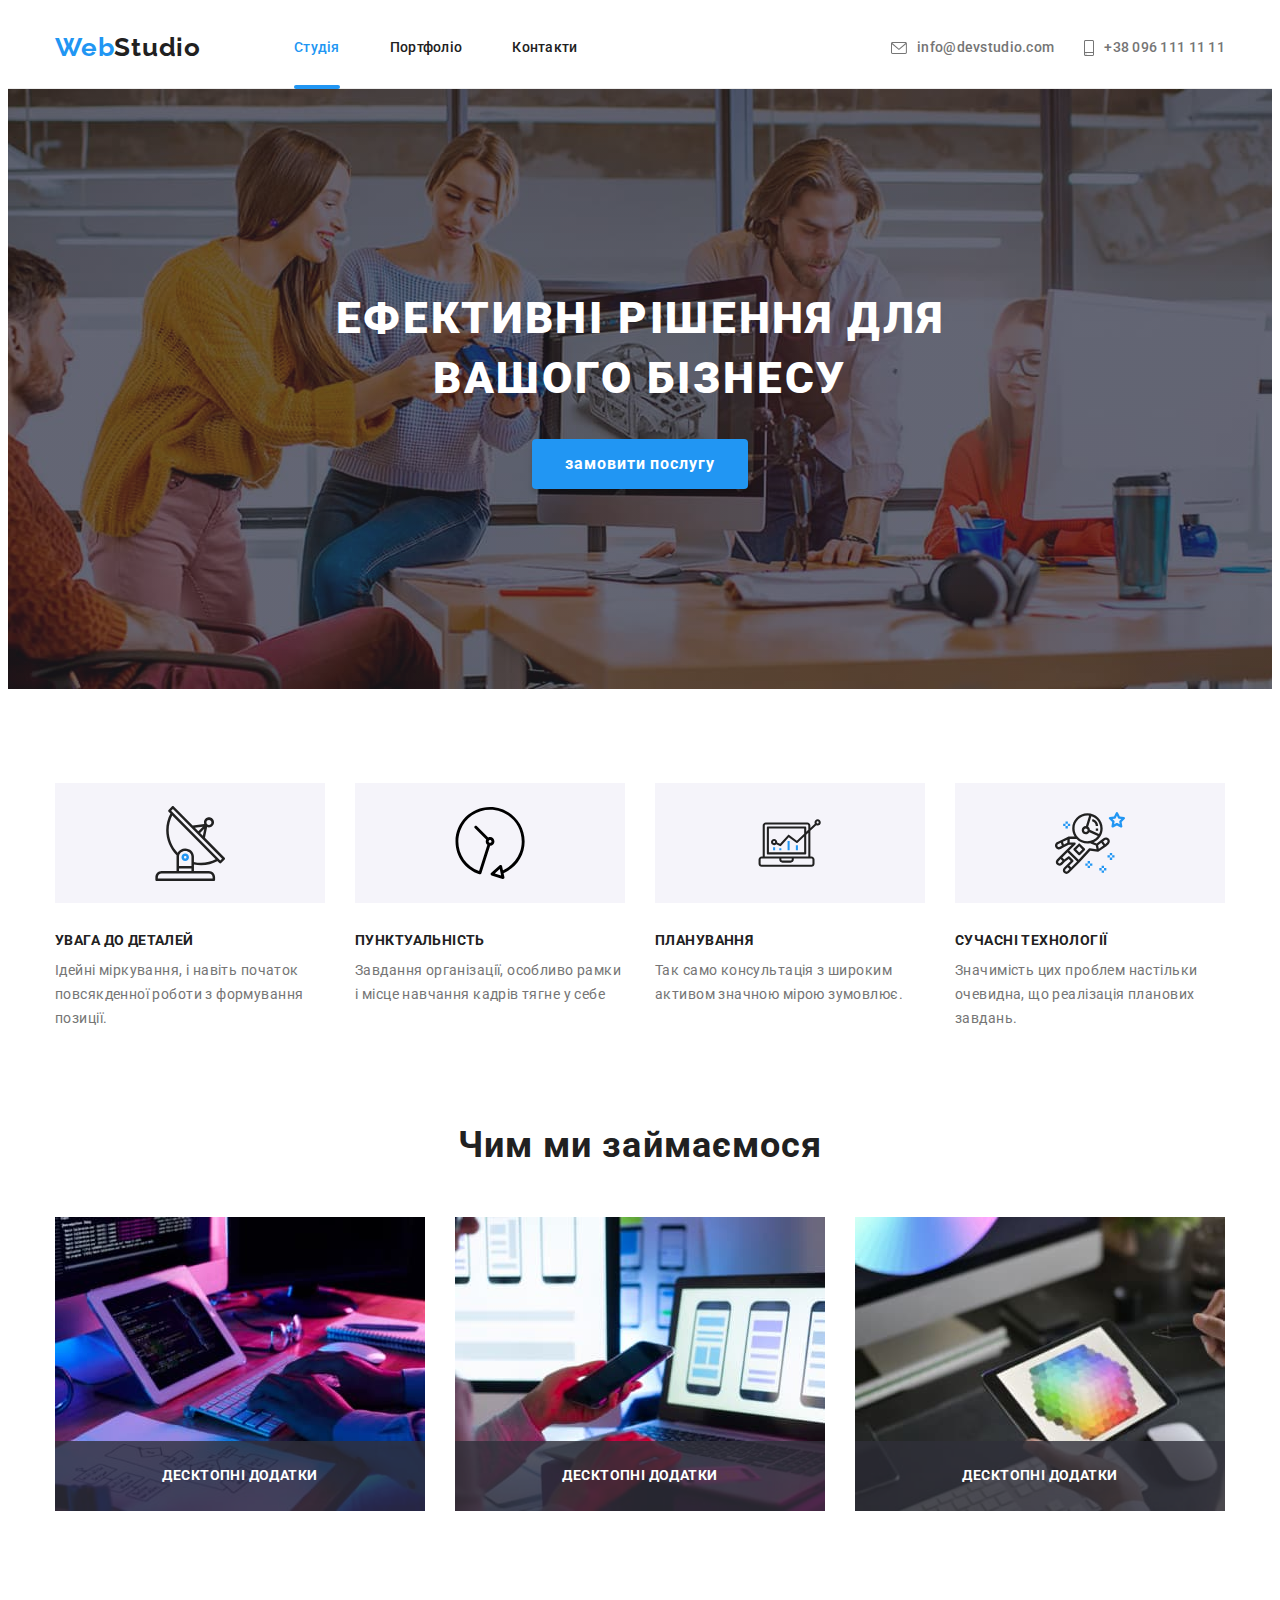
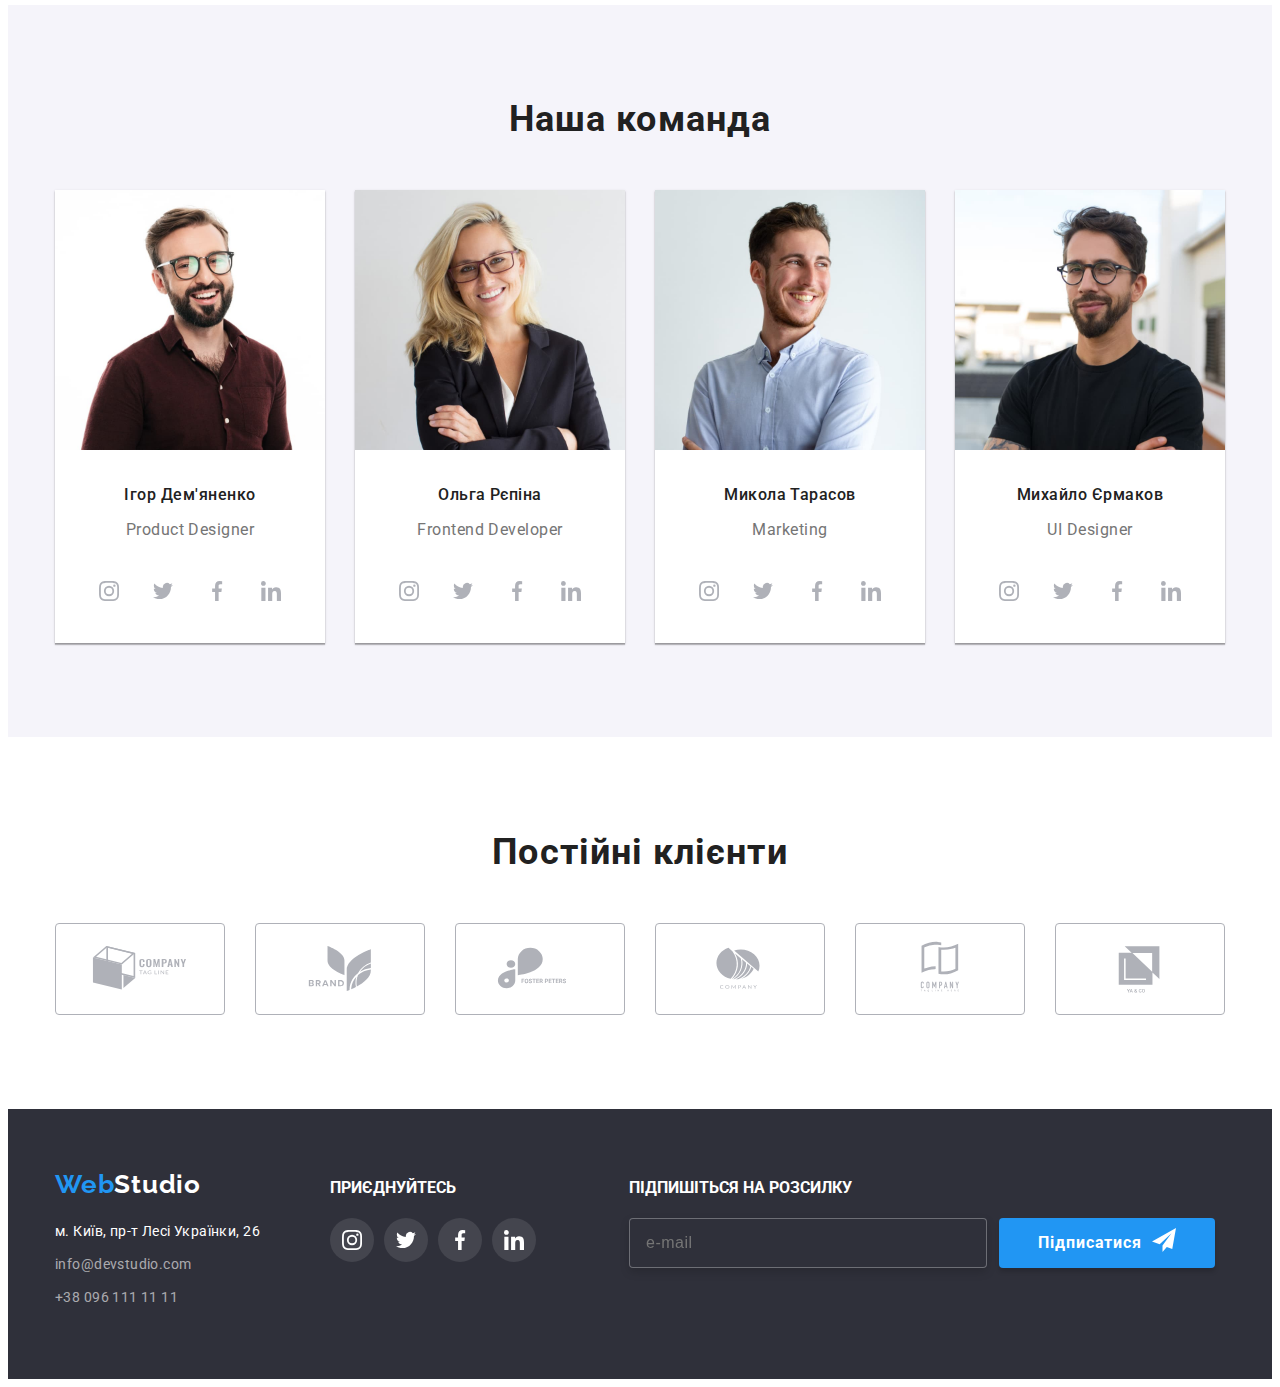
<file: index.html>
<!DOCTYPE html>
<html lang="uk">
<head>
    <meta charset="UTF-8">
    <meta http-equiv="X-UA-Compatible" content="IE=edge">
    <meta name="viewport" content="width=device-width, initial-scale=1.0">
    <title>Document</title> 
    <link rel="preconnect" href="https://fonts.googleapis.com">
    <link rel="preconnect" href="https://fonts.gstatic.com" crossorigin>
    <link href="https://fonts.googleapis.com/css2?family=Raleway:wght@700&family=Roboto:wght@400;500;700&display=swap" rel="stylesheet">
    <link rel="stylesheet" href="https://cdnjs.cloudflare.com/ajax/libs/modern-normalize/1.1.0/modern-normalize.min.css" integrity="sha512-wpPYUAdjBVSE4KJnH1VR1HeZfpl1ub8YT/NKx4PuQ5NmX2tKuGu6U/JRp5y+Y8XG2tV+wKQpNHVUX03MfMFn9Q==" crossorigin="anonymous" referrerpolicy="no-referrer" />   
    <link rel="stylesheet" href="./css/styles.css">
</head>
<body>
    
    <header class="site-header">
        <div class="container main-nove">
            <a href="./index.html" class="site-logo logo plus"><span class="site-logo logo-web">Web</span><span class="logo-studio">Studio</span></a>
        <nav>
            <ul class="site-nav list up ">
                <li class="iten box-reletiwe"> <a href="./index.html" class=" current navigetion plus site">Студія</a></li>
                <li class="iten box-reletiwe"> <a href="./portfolio.html" class="navigetion plus site">Портфоліо</a></li>
                <li class="iten box-reletiwe"> <a href="#" class="navigetion plus site">Контакти</a></li>
            </ul>
        </nav>
        <ul class="contakt list up">
            
            <li class="iten-contakt envelope list"> 
                <a href="mailto:info@devstudio.com" class="navigetion plus contakt mee envelope">
                    <svg class="icon-envelope" width="16" height="12" >
                        <use href="./images/symbol-defs.svg#icon-envelope"></use>
                    </svg>
                    info@devstudio.com
                </a>
            </li>
    
            <li class="iten-contakt smartphone"> 
                 <a href="tel:+380961111111" class="navigetion plus contakt mee mail">
                    <svg class="icon-smartphone" width="10" height="16">
                        <use href="./images/symbol-defs.svg#icon-smartphone"></use>
                    </svg>
                    +38 096 111 11 11
                </a>
            </li>
        </ul>
       </div>
       
    </header>
   <main>
        <section class="darkside hero section">
        
               <h1 class="big hero-title" id="hero-title">Ефективні рішення для вашого бізнесу</h1>
               <button type="button" class="btn primery" data-modal-open> замовити послугу </button>
        
            </section>


        <section class="section">
            <div class="container feature">
          <ul class="feature list">
              <li class="list-order antena"><h3 class="feature-title big">увага до деталей</h3>
              <p class="operations-text">Ідейні міркування, і навіть початок повсякденної роботи з формування позиції.</p></li>
              <li class="list-order vector"><h3 class="feature-title big">пунктуальність</h3>
              <p class="operations-text">Завдання організації, особливо рамки і місце навчання кадрів тягне у себе</p></li>
              <li class="list-order diagram"><h3 class="feature-title big">планування</h3>
              <p class="operations-text">Так само консультація з широким активом значною мірою зумовлює.</p></li>
             <li class="list-order astronaut"><h3 class="feature-title big">сучасні технології</h3>
             <p class="operations-text">Значимість цих проблем настільки очевидна, що реалізація планових завдань.</p></li>
          </ul>
        </div>
         </section>

         <section class="we-do section">
            <div class="container">
             <h2 class="what-we-do title">Чим ми займаємося</h2>
             <ul class="list what-we-do">
                <div class=" what-we-do box">
                    <li class="iten what-we-do">   
                         <img   src="./images/work.jpg" width="370" alt="робочий процесс дизайнера">
                        
                         <p class="what-we-do-efect">Десктопні додатки</p>
                        
                    </li>
                </div>
                <li class="iten what-we-do"> 
                   
                    <img  src="./images/work1.jpg" width="370" alt="робочий процесс дизайнера">
                
                    <p class="what-we-do-efect">Десктопні додатки</p>
                    
            </li>
                <li class="iten what-we-do">
                   
                        <img src="./images/work2.jpg" width="370" alt="робочий процесс дизайнера">
                    
                        <p class="what-we-do-efect">Десктопні додатки</p>
                
                </li>
             </ul>
            </div>
         </section>

        <section class="staff section">
            <div class="container">
             <h2 class="title staff">Наша команда</h2>
             <ul class="list staff">
                 <li class="downpicture"> 
                      <img src="./images/img.jpg" width="270" alt="Ігор Дем'яненко"> 
                      <h4 class="staff name">Ігор Дем'яненко</h4>
                      <p  class="staff posicion" lang="en">Product Designer</p>
                       
                      <ul class="list soc-list">
                        <li >
                            <a class="soc-link" href="">
                            <svg class="soc-icon" width="20" height="20">
                                <use href="./images/symbol-defs.svg#icon-instagram" ></use>
                            </svg>
                            </a>
                        </li>
                        <li>
                            <a class="soc-link" href="">
                            <svg class="soc-icon" width="20" height="20"> 
                                <use href="./images/symbol-defs.svg#icon-twitter"></use>
                            </svg>
                        </a>
                        </li>
                        <li >
                            <a class="soc-link" href="">
                            <svg class="soc-icon" width="20" height="20">
                                <use href="./images/symbol-defs.svg#icon-facebook"></use>
                            </svg>
                        </a>

                        </li>
                        <li>
                            <a class="soc-link" href="">
                            <svg class="soc-icon" width="20" height="20">
                                <use href="./images/symbol-defs.svg#icon-linkedin"></use>
                            </svg>
                        </a>
                        </li>
                      </ul>
                 </li>
                 <li class="downpicture"> 
                     <img src="./images/img1.jpg" width="270" alt="Ольга Рєпіна">
                     <h4 class="staff name">Ольга Рєпіна</h4>
                     <p class="staff posicion" lang="en">Frontend Developer</p>
                    
                     <ul class="list soc-list">
                        <li >
                            <a class="soc-link" href="">
                            <svg class="soc-icon" width="20" height="20">
                                <use href="./images/symbol-defs.svg#icon-instagram" ></use>
                            </svg>
                            </a>
                        </li>
                        <li class="www rrr">
                            <a class="soc-link" href="">
                            <svg class="soc-icon" width="20" height="20"> 
                                <use href="./images/symbol-defs.svg#icon-twitter"></use>
                            </svg>
                        </a>
                        </li>
                        <li >
                            <a class="soc-link" href="">
                            <svg class="soc-icon" width="20" height="20">
                                <use href="./images/symbol-defs.svg#icon-facebook"></use>
                            </svg>
                        </a>

                        </li>
                        <li>
                            <a class="soc-link" href="">
                            <svg class="soc-icon" width="20" height="20">
                                <use href="./images/symbol-defs.svg#icon-linkedin"></use>
                            </svg>
                        </a>
                        </li>
                      </ul>
                 </li >
                 <li class="downpicture"> 
                     <img src="./images/img2.jpg" width="270" alt="Микола Тарасов">
                     <h4 class="staff name">Микола Тарасов</h4>
                     <p class="staff posicion" lang="en">Marketing</p>
                     <ul class="list soc-list">
                        <li >
                            <a class="soc-link" href="">
                            <svg class="soc-icon" width="20" height="20">
                                <use href="./images/symbol-defs.svg#icon-instagram" ></use>
                            </svg>
                            </a>
                        </li>
                        <li>
                            <a class="soc-link" href="">
                            <svg class="soc-icon" width="20" height="20"> 
                                <use href="./images/symbol-defs.svg#icon-twitter"></use>
                            </svg>
                        </a>
                        </li>
                        <li >
                            <a class="soc-link" href="">
                            <svg class="soc-icon" width="20" height="20">
                                <use href="./images/symbol-defs.svg#icon-facebook"></use>
                            </svg>
                        </a>

                        </li>
                        <li>
                            <a class="soc-link" href="">
                            <svg class="soc-icon" width="20" height="20">
                                <use href="./images/symbol-defs.svg#icon-linkedin"></use>
                            </svg>
                        </a>
                        </li>
                      </ul>
                 </li>
                 <li class="downpicture"> 
                     <img src="./images/img3.jpg" width="270" alt="Михайло Єрмаков">
                     <h4 class="staff name">Михайло Єрмаков</h4>
                     <p class="staff posicion" lang="en">UI Designer</p>
                     <ul class="list soc-list">
                        <li >
                            <a class="soc-link" href="">
                            <svg class="soc-icon" width="20" height="20">
                                <use href="./images/symbol-defs.svg#icon-instagram" ></use>
                            </svg>
                            </a>
                        </li>
                        <li>
                            <a class="soc-link" href="">
                            <svg class="soc-icon" width="20" height="20"> 
                                <use href="./images/symbol-defs.svg#icon-twitter"></use>
                            </svg>
                        </a>
                        </li>
                        <li >
                            <a class="soc-link" href="">
                            <svg class="soc-icon" width="20" height="20">
                                <use href="./images/symbol-defs.svg#icon-facebook"></use>
                            </svg>
                        </a>

                        </li>
                        <li>
                            <a class="soc-link" href="">
                            <svg class="soc-icon" width="20" height="20">
                                <use href="./images/symbol-defs.svg#icon-linkedin"></use>
                            </svg>
                        </a>
                        </li>
                      </ul>
                 </li>
             </ul>
            </div>
        </section>
            <section class="section customers">
            <div class="container">
                <h2 class=" tile customers-title">Постійні клієнти</h2>
                <ul class=" list customers-list">
                    <li >
                        <a  class=" customers-box" href="#">
                        <svg class="icon-customers" width="106" height="60">
                            <use href="./images/symbol-defs.svg#icon-Client1"></use>
                        </svg>
                    </a>
                    </li>
                    <li >
                        <a class=" customers-box" href="#">
                            <svg class="icon-customers" width="106" height="60">
                                <use href="./images/symbol-defs.svg#icon-Client2"></use>
                            </svg>
                        </a>
                    </li>
                    <li >
                            <a class=" customers-box" href="#">
                                <svg class="icon-customers" width="106" height="60">
                                <use href="./images/symbol-defs.svg#icon-Client3"></use>
                            </svg>
                        </a>
                    </li>
                    <li>
                        <a  class=" customers-box" href="#">
                            <svg class="icon-customers" width="106" height="60">
                                <use href="./images/symbol-defs.svg#icon-Client4"></use>
                            </svg>
                        </a>
                    </li>
                    <li >
                        <a href="#" class=" customers-box">
                            <svg class="icon-customers" width="106" height="60">
                                <use href="./images/symbol-defs.svg#icon-Client5"></use>
                            </svg>
                        </a>
                    </li>
                    <li >
                        <a href="#" class=" customers-box">
                            <svg class="icon-customers" width="106" height="60">
                                <use href="./images/symbol-defs.svg#icon-Client6"></use>
                            </svg>
                        </a>
                    </li>
                
                        
                    </li>
                    
            
                </ul>

            </div>
        </section>
    </main>

    <footer class="darkside footer" >
        <div class="container down">
            <div class="information footer">
    
            <a href="./index.html" class="site-logo logo plus down"><span class="logo logo-web">Web</span><span class="logo down-studio">Studio</span></a>
        
  
        <address class="box footer" >
            <ul class="footer-contakt list contakt">
                <li class="footer address"><a class="address map" href="https://goo.gl/maps/JJp694LmXSiKLwUw6" target="_blank" rel="noopener noreferer">м. Київ, пр-т Лесі Українки, 26</a></li>
                <li class="footer address"><a class="address contact " href="mailto:info@devstudio.com">info@devstudio.com</a></li>
                <li class="footer address"><a class="address contact" href="tel:+380961111111">+38 096 111 11 11</a></li>
            </ul>
        </address>
    </div>
    
    <div class="soc-contact-footer">
        <p class="text-footer">приєднуйтесь</p>
        <ul class="list soc-list down">
            <li >
                <a class="soc-link down" href="">
                <svg class="soc-icon down" width="20" height="20">
                    <use href="./images/symbol-defs.svg#icon-instagram" ></use>
                </svg>
                </a>
            </li>
            <li>
                <a class="soc-link down" href="">
                <svg class="soc-icon down" width="20" height="20"> 
                    <use href="./images/symbol-defs.svg#icon-twitter"></use>
                </svg>
            </a>
            </li>
            <li >
                <a class="soc-link down" href="">
                <svg class="soc-icon down" width="20" height="20">
                    <use href="./images/symbol-defs.svg#icon-facebook"></use>
                </svg>
            </a>

            </li>
            <li>
                <a class="soc-link down" href="">
                <svg class="soc-icon down" width="20" height="20">
                    <use href="./images/symbol-defs.svg#icon-linkedin"></use>
                </svg>
            </a>
            </li>
          </ul>
    </div>
    
    <div class="footer-e-mail">
        <p class="text-footer">Підпишіться на розсилку</p>
     
         <div class="footer-form-box">
            <form action="e-mail">
                <input class="footer-border" type="e-mail" name="e-mail" id="e-mail" placeholder="e-mail" />
            </form>
            <button class="btn primery footer" type="submit">Підписатися</button>
         </div>
   
        

    </div>
</div>
    </footer> 

<div class="backdrop is-hidden " data-modal > 
    <div class="modal">
        <button type="button" class="modal-btn" data-modal-close>
            <svg width="11" height="11">
                <use href="./images/symbol-defs.svg#icon-Vector" ></use>
            </svg>
        </button>
        <p class="modal-title title">Залиште свої дані, ми вам передзвонимо</p>
        <form action="js-speaker-form">
            <div class="form-box">
            <div class="form-name form-fild">
                <label class="form-fild-title" for="name">Ім'я</label>
                <input  class="form-fild-border" type="text" name="name" id="name" autofocus >
                <svg class="form-icon" width="18" height="18">
                    <use href="./images/symbol-defs.svg#icon-man"></use>
                </svg>
            </div>
            
            <div class="form-tel form-fild">
                <label class="form-fild-title" for="tel">Телефон</label>
                <input class="form-fild-border" type="tel" name="tel" id="tel" />
                <svg class="form-icon" width="18" height="18">
                    <use href="./images/symbol-defs.svg#icon-tel"></use>
                </svg>
            </div>
            
            <div class="form-mail form-fild">
                <label class="form-fild-title" for="mail">Пошта</label>
                <input class="form-fild-border" type="mail" name="mail" id="mail" />
                <svg class="form-icon" width="18" height="18">
                    <use href="./images/symbol-defs.svg#icon-e-mail"></use>
                </svg>
            </div>
            
            <div class="form-coment form-fild">
                <label class="form-fild-title" for="coment ">Коментар</label>
                <textarea class="form-fild-coment form-fild-border" name="coment" id="coment" rows="10" placeholder="Введіть текст"></textarea>
            </div>
            </div>
            <div class="form-ok">
                <label class="form-checkbox">
                <input class="checkbox" type="checkbox" name="checkbox" />
                <span class="check-icon"></span>
                
                Погоджуюся з розсилкою та приймаю</label>
                <a class="form-ok-info" href="#">Умови договору</a>
            </div>
            
            <button  class="btn primery btn-submit" type="submit" >Відправити</button>
            
        </form>
    </div>
</div>

<script src="./js/modal.js"></script>

</body>
</html>
</file>
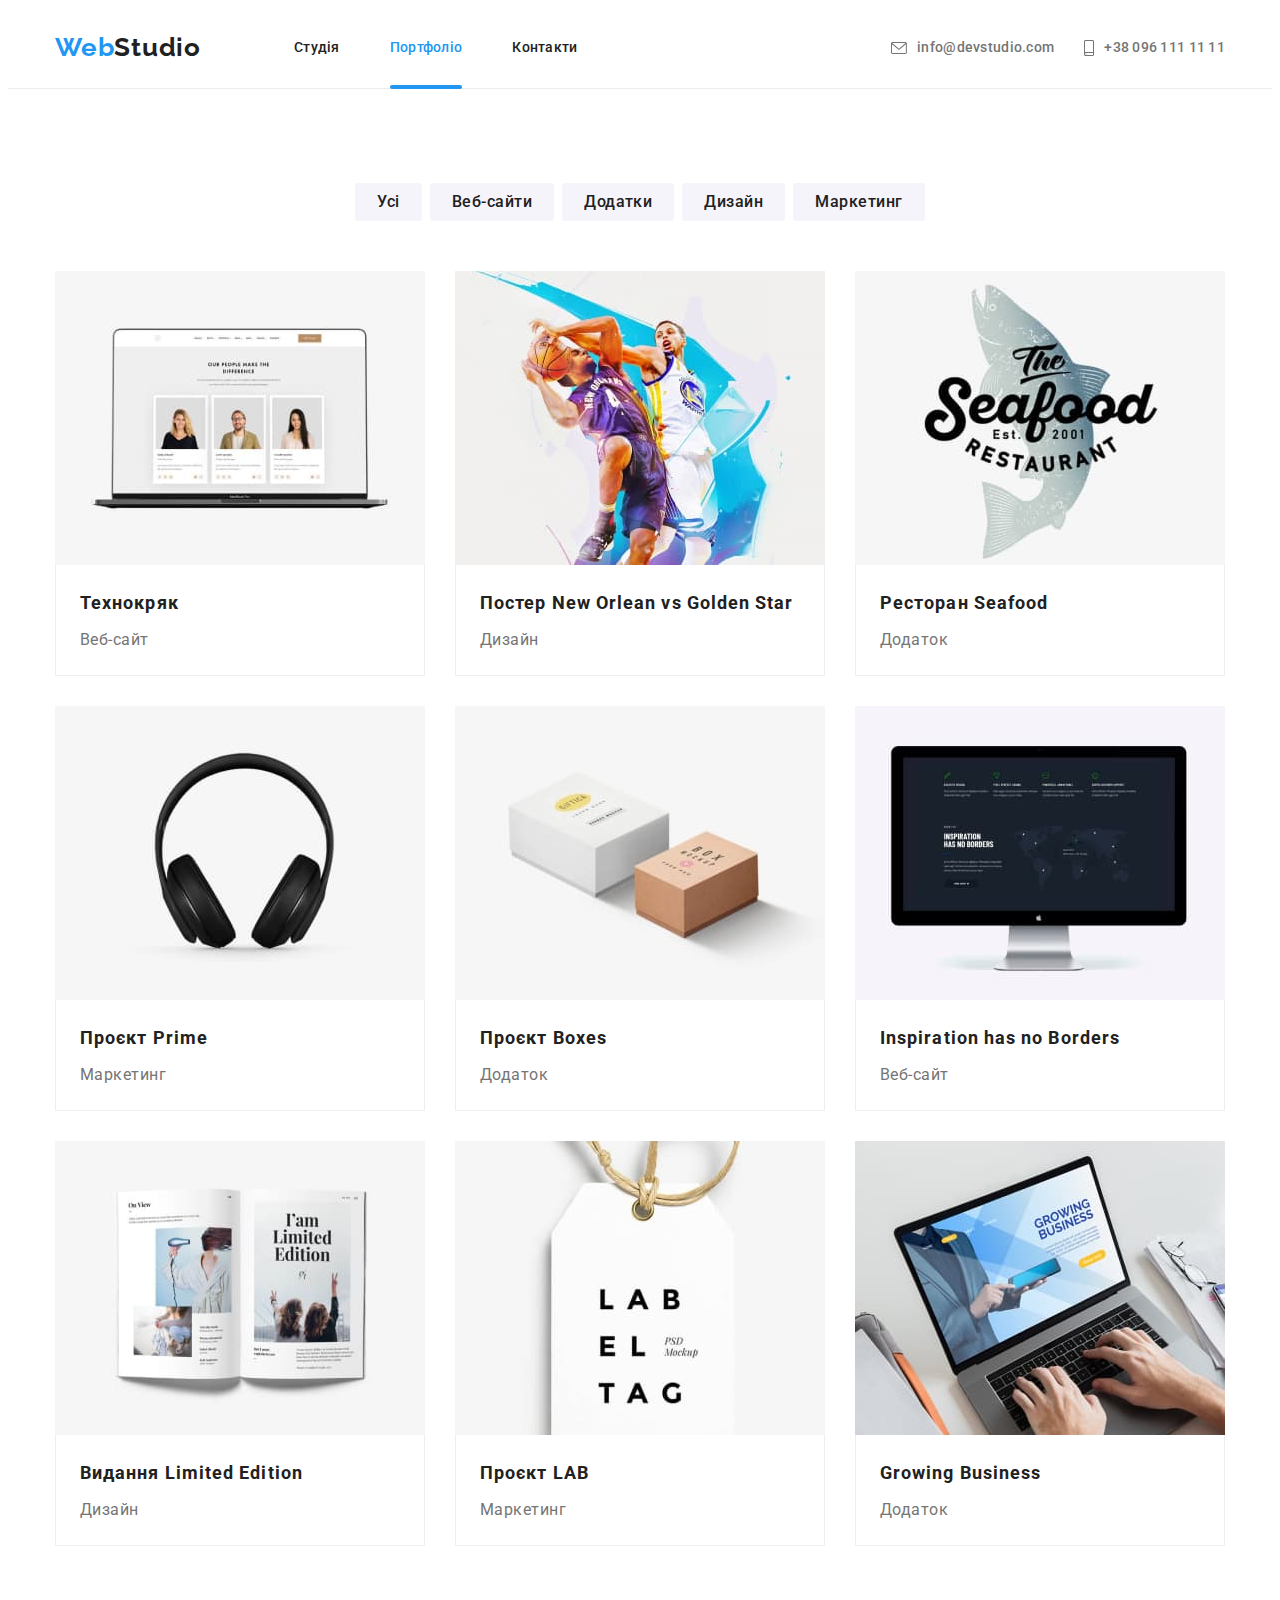
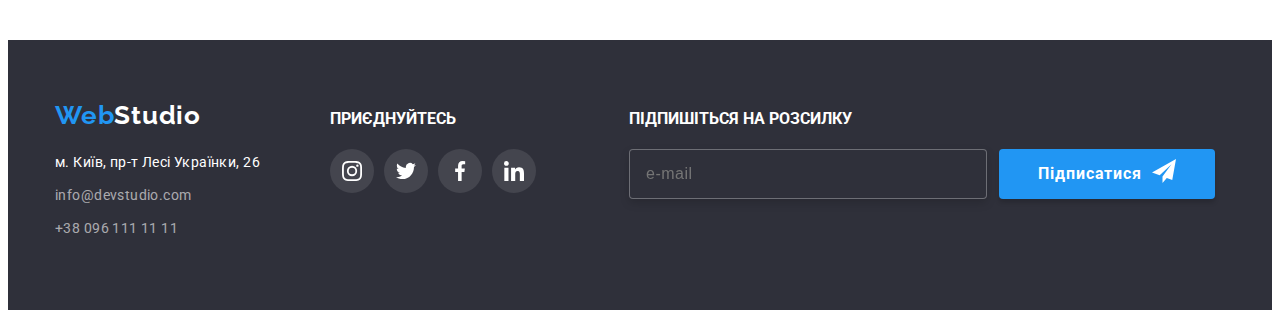
<file: portfolio.html>
<!DOCTYPE html>
<html lang="uk">
<head>
    <meta charset="UTF-8">
    <meta http-equiv="X-UA-Compatible" content="IE=edge">
    <meta name="viewport" content="width=device-width, initial-scale=1.0">
    <title>portfolio</title>
    <link rel="preconnect" href="https://fonts.googleapis.com">
    <link rel="preconnect" href="https://fonts.gstatic.com" crossorigin>
    <link href="https://fonts.googleapis.com/css2?family=Raleway:wght@700&family=Roboto:wght@400;500;700&display=swap" rel="stylesheet">
    <link rel="stylesheet" href="https://cdnjs.cloudflare.com/ajax/libs/modern-normalize/1.1.0/modern-normalize.min.css" integrity="sha512-wpPYUAdjBVSE4KJnH1VR1HeZfpl1ub8YT/NKx4PuQ5NmX2tKuGu6U/JRp5y+Y8XG2tV+wKQpNHVUX03MfMFn9Q==" crossorigin="anonymous" referrerpolicy="no-referrer" />
    <link rel="stylesheet" href="./css/styles.css">
</head>
<body>

    <header class="site-header">
        <div class="container main-nove">
            <a href="./index.html" class="site-logo logo plus"><span class="site-logo logo-web">Web</span><span class="logo-studio">Studio</span></a>
        <nav>
            <ul class="site-nav list up ">
                <li  class="iten box-reletiwe"> <a href="./index.html" class=" navigetion plus site">Студія</a></li>
                <li  class="iten box-reletiwe"> <a href="./portfolio.html" class=" current navigetion plus site">Портфоліо</a></li>
                <li  class="iten box-reletiwe"> <a href="#" class="navigetion plus site">Контакти</a></li>
            </ul>
        </nav>
        <ul class="contakt list up">
            
            <li class="iten-contakt envelope list"> 
                <a href="mailto:info@devstudio.com" class="navigetion plus contakt mee envelope">
                    <svg class="icon-envelope" width="16" height="12" >
                        <use href="./images/symbol-defs.svg#icon-envelope"></use>
                    </svg>
                    info@devstudio.com
                </a>
            </li>
    
            <li class="iten-contakt smartphone"> 
                 <a href="tel:+380961111111" class="navigetion plus contakt mee mail">
                    <svg class="icon-smartphone" width="10" height="16">
                        <use href="./images/symbol-defs.svg#icon-smartphone"></use>
                    </svg>
                    +38 096 111 11 11
                </a>
            </li>
        </ul>
       </div>
       
    </header>


<main>
    <section class="section portfolio">
        <div class="container">

    <h1 class="visually hidden is">Portfolio</h1>
    <ul class="list portfolio">
        <li class="iten"> <button type="button" class="btn secondary"> Усі </button></li>
        <li class="iten"> <button type="button" class="btn secondary"> Веб-сайти </button></li>
        <li class="iten"> <button type="button" class="btn secondary"> Додатки </button></li>
        <li class="iten"> <button type="button" class="btn secondary"> Дизайн </button></li>
        <li class="iten"> <button type="button" class="btn secondary"> Маркетинг </button></li>
    </ul>

    <ul class="list choice">
        <li class="iten-box"> 
            <div class="choice-item-imege">
            <div class="item-imege">
            <a href="#" class=" iten-box-link">
               <img  src="./images/p1.jpg" width="370" alt="Технокряк"> 
               <p class="item-imege-text">Ресурс пропонує комплексні пропозиції з різним рівнем функціоналу та сервісів. Все це дозволить відвідувачу отримати
                вичерпні відомості про компанію чи приватну особу.</p>
            </a>
            </div>
        <div class="content">
            <h2 class="choice title">Технокряк</h2>
            <p class="choice text">Веб-сайт</p>
        </div>
        </div>
   
       </li>
       <li class="iten-box"> 
        <div class="choice-item-imege">
             <div class="item-imege">
        <a href="#" class="iten-box-link item-imege">
            <img src="./images/p2.jpg" width="370" alt="Постер New Orlean vs Golden Star"> 
           <p class="item-imege-text">Ресурс пропонує комплексні пропозиції з різним рівнем функціоналу та сервісів. Все це
            дозволить відвідувачу отримати
            вичерпні відомості про компанію чи приватну особу.</p>
            </a>
             </div>
            <div class="content">
            <h2 class="choice title">Постер New Orlean vs Golden Star</h2>
            <p class="choice text">Дизайн</p>
        </div> 
        </div>
        
       </li>
       <li class="iten-box"> 
        <div class="choice-item-imege">
         <div class="item-imege">
        <a href="#" class="iten-box-link item-imege">
            <img src="./images/p3.jpg" width="370" alt="Ресторан Seafood"> 
            <p class="item-imege-text">Ресурс пропонує комплексні пропозиції з різним рівнем функціоналу та сервісів. Все це
                дозволить відвідувачу отримати
                вичерпні відомості про компанію чи приватну особу.</p>
                </a>
                 </div>
        <div class="content">    
            <h2 class="choice title">Ресторан Seafood</h2>
            <p class="choice text">Додаток</p>
        </div>
        </div>
        
       </li>
       <li class="iten-box">
        <div class="choice-item-imege">
         <div class="item-imege">
        <a href="#" class="iten-box-link item-imege">
            <img src="./images/p4.jpg" width="370" alt="Проєкт Prime"> 
            <p class="item-imege-text">Ресурс пропонує комплексні пропозиції з різним рівнем функціоналу та сервісів. Все це
            дозволить відвідувачу отримати
            вичерпні відомості про компанію чи приватну особу.</p>
        </a>
         </div>
            <div class="content">
            <h2 class="choice title">Проєкт Prime</h2>
            <p class="choice text">Маркетинг</p>
        </div>
        </div>
      
       </li>
       <li class="iten-box">
        <div class="choice-item-imege">
         <div class="item-imege">
        <a href="#" class="iten-box-link item-imege">
            <img src="./images/p5.jpg" width="370" alt="Проєкт Boxes"> 
        <p class="item-imege-text">Ресурс пропонує комплексні пропозиції з різним рівнем функціоналу та сервісів. Все це
            дозволить відвідувачу отримати
            вичерпні відомості про компанію чи приватну особу.</p>
        </a>
         </div>
            <div class="content">    
            <h2 class="choice title">Проєкт Boxes</h2>
            <p class="choice text">Додаток</p>
        </div>
        </div>
        
       </li>
       <li class="iten-box">
        <div class="choice-item-imege">
         <div class="item-imege">
        <a href="#" class="iten-box-link item-imege">
            <img src="./images/p6.jpg" width="370" alt="Inspiration has no Borders"> 
            <p class="item-imege-text">Ресурс пропонує комплексні пропозиції з різним рівнем функціоналу та сервісів. Все це
            дозволить відвідувачу отримати
            вичерпні відомості про компанію чи приватну особу.</p>
        </a>
         </div>
            <div class="content">
            <h2 class="choice title" lang="en">Inspiration has no Borders</h2>
            <p class="choice text">Веб-сайт</p>
        </div>
        </div>

       </li>
       <li class="iten-box">
        <div class="choice-item-imege">
         <div class="item-imege"> 
            <a href="#" class="iten-box-link item-imege">
            <img src="./images/p7.jpg" width="370" alt="Видання Limited Edition"> 
            <p class="item-imege-text">Ресурс пропонує комплексні пропозиції з різним рівнем функціоналу та сервісів. Все це
             дозволить відвідувачу отримати
             вичерпні відомості про компанію чи приватну особу.</p>
        </a>
         </div>
            <div class="content">
            <h2 class="choice title">Видання Limited Edition</h2>
            <p class="choice text">Дизайн</p>
        </div>
        </div>

       </li>
       <li class="iten-box">
        <div class="choice-item-imege">
         <div class="item-imege">
        <a href="#" class="iten-box-link item-imege">
            <img src="./images/p8.jpg" width="370" alt="Проєкт LAB"> 
            <p class="item-imege-text">Ресурс пропонує комплексні пропозиції з різним рівнем функціоналу та сервісів. Все це
            дозволить відвідувачу отримати
            вичерпні відомості про компанію чи приватну особу.</p>
        </a>
         </div>
            <div class="content">
            <h2 class="choice title">Проєкт LAB</h2>
            <p class="choice text">Маркетинг</p>
        </div>
        </div>
        
       </li>
       <li class="iten-box"> 
        <div class="choice-item-imege">
         <div class="item-imege">
        <a href="#" class="iten-box-link item-imege">
            <img src="./images/p9.jpg" width="370" alt="Growing Business"> 
    <p class="item-imege-text">Ресурс пропонує комплексні пропозиції з різним рівнем функціоналу та сервісів. Все це
        дозволить відвідувачу отримати
        вичерпні відомості про компанію чи приватну особу.</p>
    </a>
     </div>
            <div class="content">
            <h2 class="choice title" lang="en">Growing Business</h2>
            <p class="choice text">Додаток</p>
        </div>
        </div>
        
       </li>
    </ul>
</div>

</section>
</main>


<footer class="darkside footer" >
    <div class="container down">
        <div class="information footer">

        <a href="./index.html" class="site-logo logo plus down"><span class="logo logo-web">Web</span><span class="logo down-studio">Studio</span></a>
    

    <address class="box footer" >
        <ul class="footer-contakt list contakt">
            <li class="footer address"><a class="address map" href="https://goo.gl/maps/JJp694LmXSiKLwUw6" target="_blank" rel="noopener noreferer">м. Київ, пр-т Лесі Українки, 26</a></li>
            <li class="footer address"><a class="address contact " href="mailto:info@devstudio.com">info@devstudio.com</a></li>
            <li class="footer address"><a class="address contact" href="tel:+380961111111">+38 096 111 11 11</a></li>
        </ul>
    </address>
</div>

<div class="soc-contact-footer">
    <p class="text-footer">приєднуйтесь</p>
    <ul class="list soc-list down">
        <li >
            <a class="soc-link down" href="">
            <svg class="soc-icon down" width="20" height="20">
                <use href="./images/symbol-defs.svg#icon-instagram" ></use>
            </svg>
            </a>
        </li>
        <li>
            <a class="soc-link down" href="">
            <svg class="soc-icon down" width="20" height="20"> 
                <use href="./images/symbol-defs.svg#icon-twitter"></use>
            </svg>
        </a>
        </li>
        <li >
            <a class="soc-link down" href="">
            <svg class="soc-icon down" width="20" height="20">
                <use href="./images/symbol-defs.svg#icon-facebook"></use>
            </svg>
        </a>

        </li>
        <li>
            <a class="soc-link down" href="">
            <svg class="soc-icon down" width="20" height="20">
                <use href="./images/symbol-defs.svg#icon-linkedin"></use>
            </svg>
        </a>
        </li>
      </ul>
</div>
<div class="footer-e-mail">
    <p class="text-footer">Підпишіться на розсилку</p>

    <div class="footer-form-box">
        <form action="e-mail">
            <input class="footer-border" type="e-mail" name="e-mail" id="e-mail" placeholder="e-mail" />
        </form>
        <button class="btn primery footer" type="submit">Підписатися</button>
    </div>



</div>
</div>
</footer>   
</body>         
</html>
</file>
<file: css/styles.css>
html{
    box-sizing: border-box;
}
*,
*::before,
*::after{
    box-sizing: inherit;
}

:root {
    --primery-text-colot: #212121;
    --button-color: #2196F3;
    --back-color: #FFFFFF;
    --sbc: #2F303A;
    --contact-color: #757575;
    --white-whis-transparency: rgba(255, 255, 255, 0.6);
    --bgr-staff: #F5F4FA;
    --soc-link: #AFB1B8;
    
}

body {
    background-color: var(--back-color);
    color: var(--primery-text-colot);
    font-family: 'Roboto', sans-serif;
    
}    



.list{
    list-style: none;
   
}

.list a{
    text-decoration: none;
}

.big{
    text-transform: uppercase;

}
.title{
font-weight: 700;
letter-spacing: 0.03em;
}
h1,h2,h3,h4,p,ul,img{
    padding: 0;
    margin: 0;
}
img{
    display:block;
    max-width: 100%;
}
.section{
    padding-bottom: 94px;
    padding-top: 94px;
}
.container{
    width: 1200px;
    margin-left: auto;
    margin-right: auto;
    
    padding-left: 15px;
    padding-right: 15px;
    
}


/*header*/
.site-nav.up{
    display: flex; 
}
.contakt.up{
    display: flex;
    margin-left: auto;
}
.container.main-nove{
    display: flex;
    align-items: center;
    
}


.logo-web{
    color: var(--button-color) ;
}

.site-logo.plus{
    font-family: 'Raleway';
    font-style: normal;
    font-weight: 700;
    font-size: 26px;
    line-height: 1.2;
    text-decoration: none;
    letter-spacing: 0.03em;
    color: var(--button-color);
    margin-right: 93px;
   
}
.site-logo.plus:last-child{
    margin: 0;
}
.site-header{
   
    border-bottom: 1px solid #ECECEC;
}
.site-nav.list .iten,
.contakt.list .iten{
    margin-right: 50px;
}
.site-nav.list .iten:last-child,
.contakt.list .iten:last-child{
    margin-right: 0;
}
.navigetion.plus {
    font-weight: 500;
    font-size: 14px;
    line-height: 1.14;
    color: var(--primery-text-colot);
    letter-spacing: 0.02em;
    padding-top: 32px;
    padding-bottom: 32px;
    display: block;
    transition: color 250ms cubic-bezier(0.4, 0, 0.2, 1),
    fill 250ms cubic-bezier(0.4, 0, 0.2, 1);
}

.navigetion.plus:hover,
.navigetion.plus:focus{
    color: var(--button-color);
    fill: var(--button-color);
    
}
.iten-contakt.envelope,
.contakt.mee {
    font-weight: 500;
    font-size: 14px;
    line-height: 1.14;
    color: var(--contact-color);
    letter-spacing: 0.02em;
    transition: color 250ms cubic-bezier(0.4, 0, 0.2, 1);
}
.box-reletiwe{
    position: relative;
    display: flex;
}
.navigetion.plus::after{
content: "";
display: flex;
position: absolute;
left: 0;
bottom: -1px;
width: 100%;
height: 4px;
border-radius: 2px;
background-color:var(--button-color);
transform: scaleX(0);
transition: transform 250ms cubic-bezier(0.4, 0, 0.2, 1),
position 250ms cubic-bezier(0.4, 0, 0.2, 1);
}

.navigetion.plus.site:hover::after{
content: "";
display: flex;
position: absolute;
left: 0;
bottom: -1px;
width: 100%;
height: 4px;
border-radius: 2px;
background: var(--button-color);
transform:scaleX(1)
}



.icon-envelope{
    fill: currentColor;
}
.icon-smartphone{
   fill: currentColor;
}


.site-nav a.current {
    color: var(--button-color);
}

.site-nav .current::after {
content: "";
display: flex;
position: absolute;
left: 0;
bottom: -1px;
width: 100%;
height: 4px;
border-radius: 2px;
background: var(--button-color);
transform: scaleX(1)

}


.logo-studio
{
    color:var(--primery-text-colot);
}

.navigetion.plus.mee{
    display: flex;
    
    justify-content: center;
    align-items: center;
    gap: 10px;
}
.me.envelope{
    display: block;
}


.icon-smartphone{
    margin-left: 30px;
}
.iten-contakt.envelope:hover,
.iten-contakt.envelope:focus{
    color: var(--button-color);
    fill: var(--button-color);
    
}




/*hero*/
.darkside.hero{
    text-align: center;
    padding-top: 200px;
    padding-bottom: 200px;
    height: 600px;
    max-width: 1600px;
    margin-left: auto;
    margin-right: auto;
    background-image:linear-gradient(
        to right,
        rgba(47, 48, 58, 0.4),
        rgba(47, 48, 58, 0.4)),
         url(../images/overlay.jpg);
    background-repeat: no-repeat;
    background-size:cover;
    background-position: center;
}
.hero-title{
   
    font-weight: 900;
    font-size: 44px;
    line-height: 1.36;
    letter-spacing: 0.06em;
    color: var(--back-color);
    letter-spacing: 0.06em;
    margin-bottom: 30px;
    width: 696px;
    margin-left: auto;
    margin-right: auto;
    
}

.btn {
    font-family: 'Roboto';
    font-weight: 700;
    font-size: 16px;
    line-height: 1.875;
    text-align: center;
    letter-spacing: 0.06em;
    cursor: pointer;
   
    text-align: center;
    display: inline-block;
    border:none;
}

.btn.primery{
    color: var(--back-color);
    background-color: var(--button-color);
    border-radius: 4px;
    padding: 10px 32px;
    min-width: 216px;
    height: 50px;
    box-shadow: 0px 4px 4px rgba(0, 0, 0, 0.15);
    transition: background-color 250ms cubic-bezier(0.4, 0, 0.2, 1);
    
}
.btn.primery:hover,
.btn.primery:focus,
.btn.primery:active{
    background-color: #188CE8;
    
}

.btn.secondary{
    font-family: 'Roboto';
    font-weight: 500;
    font-size: 16px;
    line-height: 1.625;
    letter-spacing: 0.03em;
    background-color: #F5F4FA;
    color: var(--primery-text-colot);
    border-radius: 3px;
   
    padding: 6px 22px;
    transition: color 250ms cubic-bezier(0.4, 0, 0.2, 1),
    background-color 250ms cubic-bezier(0.4, 0, 0.2, 1),
    box-shadow 250ms cubic-bezier(0.4, 0, 0.2, 1);
}

.btn.secondary:hover,
.btn.secondary:focus,
.btn.secondary:active{
    background-color: var(--button-color);
    color: var(--back-color);
    box-shadow: 0px 3px 1px rgba(0, 0, 0, 0.1), 0px 1px 2px rgba(0, 0, 0, 0.08), 0px 2px 2px rgba(0, 0, 0, 0.12);
}

.darkside{
    color: var(--back-color);
    background-color: var(--sbc);
}

/*feature*/
.feature.list{
    display:flex ;
    flex-wrap: wrap;
  
}

 .list-order{
    margin-right: 30px;
    width: 270px;
  
}
.list-order::before{
    display: block;
    content: "";
    height: 120px;
    background-repeat: no-repeat;
    background-size: 70px;
    background-position: center;
    background-color: var(--bgr-staff);
    

}
.list-order.antena::before{
    background-image: url(../images/SVG/antena.svg);
}
.list-order.vector::before{
    background-image: url(../images/SVG/Vector.svg);
}
.list-order.diagram::before{
    background-image: url(../images/SVG/diagram.svg);
}
.list-order.astronaut::before{
    background-image: url(../images/SVG/astronaut.svg);
}

.list-order:nth-child(4n){
    margin: 0;
}

.feature-title{
    margin-top: 30px;
margin-bottom: 10px;  
font-weight: 700;
font-size: 14px;
line-height: 1.14;
letter-spacing: 0.03em;



color: var(--primery-text-colot);
}

.operations-text{  
font-size: 14px;
line-height: 1.71;
color: var(--contact-color);
letter-spacing: 0.03em;

}


/*what-we-do*/
.we-do.section{
    padding-top: 0;
    
}
.iten.what-we-do{
    position: relative;
}


.what-we-do.title{
    text-align: center;
    margin-bottom: 50px;
    font-size: 36px;
    line-height: 1.16;
}
.what-we-do.list{
    display: flex;
    
    flex-wrap: wrap;
}
.what-we-do.iten{
    margin-right: 30px;
}
.what-we-do.iten:nth-child(3n){
    margin-right: 0;
}


.what-we-do-efect{
    text-transform: uppercase;
    width: 100%;
    position: absolute;
    bottom: 0;
    left: 0;
    padding-top: 27px;
    padding-bottom: 27px;
    color: var(--back-color);
    background-color: rgba(47, 48, 58, 0.8);
    width: 370px;
    height: 70px;
    font-weight: 700;
    font-size: 14px;
    line-height: 1.14;
    text-align: center;
    letter-spacing: 0.03em;
    text-align: center;

}

/*staff*/
.staff{
    background-color: var(--bgr-staff);
}

.staff.list{
    display: flex;
    flex-wrap: wrap;

}

.title.staff{
    font-weight: 700;
    font-size: 36px;
    line-height: 1.16;
    letter-spacing: 0.03em;
    margin-bottom: 50px;
    text-align: center;
 

}

.staff.name{
    margin-top: 30px;
    margin-bottom: 10px;
    font-weight: 500;
    font-size: 16px;
    line-height: 1.87;
    letter-spacing: 0.03em;
    background-color: var(--back-color);
}

.staff.posicion{
    font-size: 16px;
    line-height: 19px;
    letter-spacing: 0.03em;
    color: var(--contact-color);
    background-color: var(--back-color);
    padding-bottom: 30px;
}


.downpicture{
    box-shadow: 0px 1px 3px rgba(0, 0, 0, 0.12), 0px 1px 1px rgba(0, 0, 0, 0.14), 0px 2px 1px rgba(0, 0, 0, 0.2);
    background-color: var(--back-color);
    margin-right: 30px;
    text-align: center;
}
.soc-list{
    
    display: flex;
    justify-content: center;
    gap: 10px;
    margin-bottom: 30px;

    
    
    
}
.soc-link{
    width: 44px;
    height: 44px;
    display: flex;
    border-radius: 50%;
    background-color: currentColor;
    align-items: center;
    justify-content: center;
    color:  var(--back-color);
    fill:var(--soc-link);
    transition: color 250ms cubic-bezier(0.4, 0, 0.2, 1),
    background-color 250ms cubic-bezier(0.4, 0, 0.2, 1);
}
.soc-icon{
    fill: var(--soc-link);
    transition: fill 250ms cubic-bezier(0.4, 0, 0.2, 1);
    
}



.soc-link:hover, .soc-link:focus{
    color: var(--button-color);
    
   
}
.soc-link:hover > .soc-icon,
.soc-link:focus > .soc-icon{
    fill: var(--back-color);
    
}



.downpicture:nth-child(4n){
    margin: 0;
}

/*footer*/
.darkside.footer{
    padding-top: 60px;
    padding-bottom: 60px;
    
}

.site-logo.down{
    margin-bottom: 20px;
    display: inline-block;
    margin-right: 0;
}
.darkside{
    color: var(--back-color);
    background-color: var(--sbc);
    
}
.footer.address{
    margin-bottom: 9px;
}



.address.contact{
  
    font-style: normal;
    font-size: 14px;
    line-height: 1.71;
    letter-spacing: 0.03em;
    color: var(--white-whis-transparency);
    display: inline-block;
    transition: color 250ms cubic-bezier(0.4, 0, 0.2, 1);
    
    
}



.address.map{
  
    font-style: normal;
    font-size: 14px;
    line-height: 1.71;
    letter-spacing: 0.03em;
    color: var(--back-color);
    display: inline-block;
    transition: color 250ms cubic-bezier(0.4, 0, 0.2, 1);
  
}
.address.map:hover,
.address.map:focus,
.address.contact:focus,
.address.contact:hover{
    color: var(--button-color);
 
}




.logo.logo-web{
    color: var(--button-color);
    transition: color 250ms cubic-bezier(0.4, 0, 0.2, 1);
    
}
.logo.down-studio{
    color: var(--back-color);
    transition: color 250ms cubic-bezier(0.4, 0, 0.2, 1);
}

.text-footer{
    font-weight: 700;
    size: 14px;
    line-height: 1.17;
    color: var(--back-color);
    margin-bottom: 20px;
    text-transform: uppercase;
    transition: color 250ms cubic-bezier(0.4, 0, 0.2, 1);
}


.soc-list.down{
    justify-content: start;
}
.soc-link.down{
  color: rgba(255, 255, 255, 0.1); 
transition: color 250ms cubic-bezier(0.4, 0, 0.2, 1),
fill 250ms cubic-bezier(0.4, 0, 0.2, 1);

}

.soc-icon.down{
    fill:var(--back-color);
    transition: fill 250ms cubic-bezier(0.4, 0, 0.2, 1);
   
}
.container.footer{
    display: flex;
    
    align-items: baseline;
}
.soc-contact-footer{
    margin-left: 70px;
}


.soc-link.down:hover, .soc-link:focus{
    color: var(--button-color);
    fill: var(--back-color);
  
}
.footer-form-box{
    display: flex;
    gap: 12px;
}
.footer-e-mail{
    
    margin-left: 93px;
}



.btn.footer{
    display: inline-flex;
    padding: 10px 28px;
    font-family: 'Roboto';
    font-style: normal;
    font-weight: 700;
    font-size: 16px;
    line-height: 1.875;
    justify-content: center;
   
    letter-spacing: 0.06em;
}
.btn.footer::after{

    align-items: center;
    content: "";
   width: 24px;
   height: 24px;
   margin-left: 10px;
   background-size: contain;
    padding: 0%;
    background-color: var(--button-color);
    background-image: url(../images/SVG/send.svg);
    background-repeat: no-repeat;
    }
    
     
.footer-border{

    box-sizing: border-box;
    width: 358px;
    height: 50px;
    background-color: var(--sbc);
    border: 1px solid rgba(255, 255, 255, 0.3);
    filter: drop-shadow(0px 4px 4px rgba(0, 0, 0, 0.15));
    border-radius: 4px;
    margin: 0%;

    padding-left: 16px;

    font-weight: 400;
    font-size: 16px;
    line-height: 1.25;


    display: block;
    align-items: center;
    letter-spacing: 0.03em;

    color: rgba(255, 255, 255, 0.6);
}

/*portfolio*/

.list.portfolio{
    display: flex;
    justify-content: center;
    margin-bottom: 50px;
}
.list.portfolio .iten{

    margin-right: 8px;
}
.list.portfolio .iten:nth-child(5n) {
    margin: 0;
}

.list.choice{
    color: var(--primery-text-colot);
    display: flex;
    flex-wrap: wrap;
   
    margin-top: -30px;
    margin-left: -30px;
   

}

.list.choice .iten-box{
    margin-left: 30px;
    margin-top: 30px;
    flex-basis: calc(100% / 3 - 30px);
   

}
.choice.title{
    font-weight: 700;
    font-size: 18px;
    line-height: 2;
    letter-spacing: 0.06em;
    color: var(--primery-text-colot);
    margin-bottom: 4px;

}

.choice.text{
    font-weight: 400;
    font-size: 16px;
    line-height: 1.875;
    letter-spacing: 0.03em;
    color: var(--contact-color);

    
}
.visually.hidden {
    position: absolute;
    width: 1px;
    height: 1px;
    margin: -1px;
    border: 0;
    padding: 0;
    
    white-space: nowrap;
    clip-path: inset(100%);
    clip: rect(0 0 0 0);
    overflow: hidden;
  }
  .iten-box .content{
    padding: 20px 24px;
    border-bottom: 1px solid #EEEEEE;
    border-left: 1px solid #EEEEEE;
    border-right: 1px solid #EEEEEE;

  }


.choice-item-imege .item-imege-text{
transition: transform 250ms cubic-bezier(0.4, 0, 0.2, 1),
 opacity 250ms cubic-bezier(0.4, 0, 0.2, 1);
}

.choice-item-imege:hover .item-imege-text{
transform: translateY(0);
    opacity: 1;
}

 .iten-box:hover,
.iten-box:focus{
    display: block;
    width: 100%;
    height: 100%;
    box-shadow: 0px 1px 1px rgba(0, 0, 0, 0.12), 0px 4px 4px rgba(0, 0, 0, 0.06), 1px 4px 6px rgba(0, 0, 0, 0.16);
  

    

}

.item-imege{
    position: relative;
    overflow: hidden;

    
     
}

.item-imege-text{
    position: absolute;
    height: 294px;
    background-color: rgba(33, 150, 243, 0.9);
    bottom: 0;
    left: 0;
    font-size: 18px;
    font-weight: 1.56;
    letter-spacing: 0.03em;
    color: var(--back-color);
    padding: 64px 24px;
    transform: translateY(100%);
    
    opacity: 0;
    transition: transform  250ms cubic-bezier(0.4, 0, 0.2, 1);
    
}


  /*customers*/
  .section.customers{
    padding-bottom: 0;
  }
  .customers-title{
    margin-bottom: 50px;
    text-align: center;
    font-weight: 700;
    font-size: 36px;
    line-height: 1.17;
    letter-spacing: 0.03em;
    
  }
  .container.down{
    align-items:baseline;
    display: flex;
  }
  .customers-list{


    display: inline-flex;
    flex-wrap: wrap;
    justify-content: center;
    align-items: center;
    margin-bottom: 94px;
    column-gap: 30px;


  }

.customers-box{
    display: flex;
    width: 170px;
    height: 92px;
    border: 1px solid #AFB1B8;
    border-radius: 4px;
    justify-content: center;
    align-items: center;
    transition: border 250ms cubic-bezier(0.4, 0, 0.2, 1),
    fill 250ms cubic-bezier(0.4, 0, 0.2, 1),
    border 250ms cubic-bezier(0.4, 0, 0.2, 1);
}
.icon-customers{
    justify-content: center;
    align-items: center;
    fill: var(--soc-link);
    transition: fill 250ms cubic-bezier(0.4, 0, 0.2, 1);
}

.customers-box:hover,
.customers-box:focus{
    border: 1px solid var(--button-color);
}

.customers-box:hover > .icon-customers,
.customers-box:focus >  .icon-customers{
 fill: var(--button-color);
}


/*backdrop*/

.backdrop{
    position: fixed;
    top: 0;
    left: 0;
    width: 100%;
    height: 100%;
    background-color: rgba(0, 0, 0, 0.2);
    opacity: 1;
    transition: opacity 250ms cubic-bezier(0.4, 0, 0.2, 1);
}

.backdrop.is-hidden{
    opacity: 0;

    pointer-events: none;
    
}

.backdrop.is-hidden .modal {
    transform: translate(-50%, -50%) scale(0.6);
    
}

.modal{
    min-width: 528px;
    max-height: 581px;
    background-color: var(--back-color);
    position: absolute;
    top: 50%;
    left: 50%;
    transform: translate(-50%, -50%) scale(1); 
    border-radius: 4px; 
    box-shadow: 0px 1px 3px rgba(0, 0, 0, 0.12), 0px 1px 1px rgba(0, 0, 0, 0.14),
    0px 2px 1px rgba(0, 0, 0, 0.2);

    transition: transform 250ms cubic-bezier(0.4, 0, 0.2, 1);
    padding: 40px;

    
}

.modal-btn{
   width: 30px;
   height: 30px;
   border: 1px solid #212121;
   border-radius: 50%;
   background-color: transparent;
   position: absolute;
   right: 10px;
   top: 10px;
   display: flex;
   align-items: center;
   justify-content: center;
   padding: auto;
   cursor: pointer;
   

}

textarea{
    resize: none;
}

.form-box{
    margin-bottom: 20px;
    margin-left: auto;
    margin-right: auto;
    display: block;
    
}

.form-fild{
    display: flex;
    margin-bottom: 10px;
    margin-top: 10px;
    flex-direction: column;

}

.form-fild input{
    margin: 0;

}
.form-fild-title{
    margin-bottom: 4px;

    font-weight: 400;
    font-size: 12px;
    line-height: 1.17;
    color: var(--contact-color);
    letter-spacing: 0.01em;
}

.form-fild input{
    border: 1px solid rgba(33, 33, 33, 0.2);
    border-radius: 4px;
}

.modal-title
{
    display: flex;
    font-size: 20px;
    line-height: 1.15;
    justify-content: center;
    margin-bottom: 12px;
    margin-left: auto;
    margin-right: auto;
    
}

.form-fild-border{
   
    font-weight: 400;
    font-size: 12px;
    line-height: 1.16;
    letter-spacing: 0.01em;
    
    color: rgba(117, 117, 117, 0.5);
    padding: 12px 42px;
    font: inherit;
    
    border: 1px solid rgba(33, 33, 33, 0.2);
    border-radius: 4px;
   
    position: relative;

    transition: color 250ms cubic-bezier(0.4, 0, 0.2, 1),
    border 250ms cubic-bezier(0.4, 0, 0.2, 1),
    fill 250ms cubic-bezier(0.4, 0, 0.2, 1);

   
}


.form-name, .form-tel, .form-mail{
    position: relative;
   
}


.form-ok{
    display: flex;
    font-weight: 400;
    font-size: 14px;
    line-height: 1.71;
    letter-spacing: 0.03em;
    margin-bottom: 30px;
    justify-content: center;
    align-content: center;
    align-items: center;
    gap: 7px;

    

}


.btn-submit{
    display: block;
    margin: 0 auto;
    font-weight: 700;
    font-size: 16px;
    line-height: 1,875;
    
    letter-spacing: 0.06em;
}

.form-icon{
    position: absolute;
    top: 50%;
    left: 12px;
    display: inline-block;
    transform: rotateY(-50%);
    fill:currentColor

}


.form-fild-border:focus,
.form-fild-border:hover,
.form-fild-border:active
 {
    border: 1px solid var(--button-color);
    fill: var(--button-color);
    color: var(--primery-text-colot);
    outline: transparent;
    
}
.form-fild-border:focus ~ .form-icon,
.form-fild-border:hover ~ .form-icon{
    fill: var(--button-color);
}
.form-fild-coment{
    height: 120px;
    padding: 12px 16px;
    resize: none;
}

.checkbox{
    appearance: none;
    position: absolute;
 
}


.form-checkbox{
    display: inline-flex;
    align-items: center;
    gap: 7px;
    
    
}

.check-icon{
    display: inline-block;
    width: 16px;
    height: 15px;
    border: 3px solid var(--primery-text-colot);
    border-radius: 4px;
    margin-right: 8.38;
    
    align-items: center;

    transition: border 250ms cubic-bezier(0.4, 0, 0.2, 1),
    background-color 250ms cubic-bezier(0.4, 0, 0.2, 1);
    
}

.checkbox:checked + .check-icon{
    background-color: var(--button-color);
    background-image: url(../images/SVG/check.svg);
    background-size:contain;
    background-repeat: no-repeat;
    background-origin:border-box;
    border: 2px solid var(--button-color);
}
.form-ok-info{
    
    font-size: 14px;
    line-height: calc(24/14);
    letter-spacing: 0.03em;
    text-decoration-line: underline;
    
    color: var(--button-color);
}
</file>
